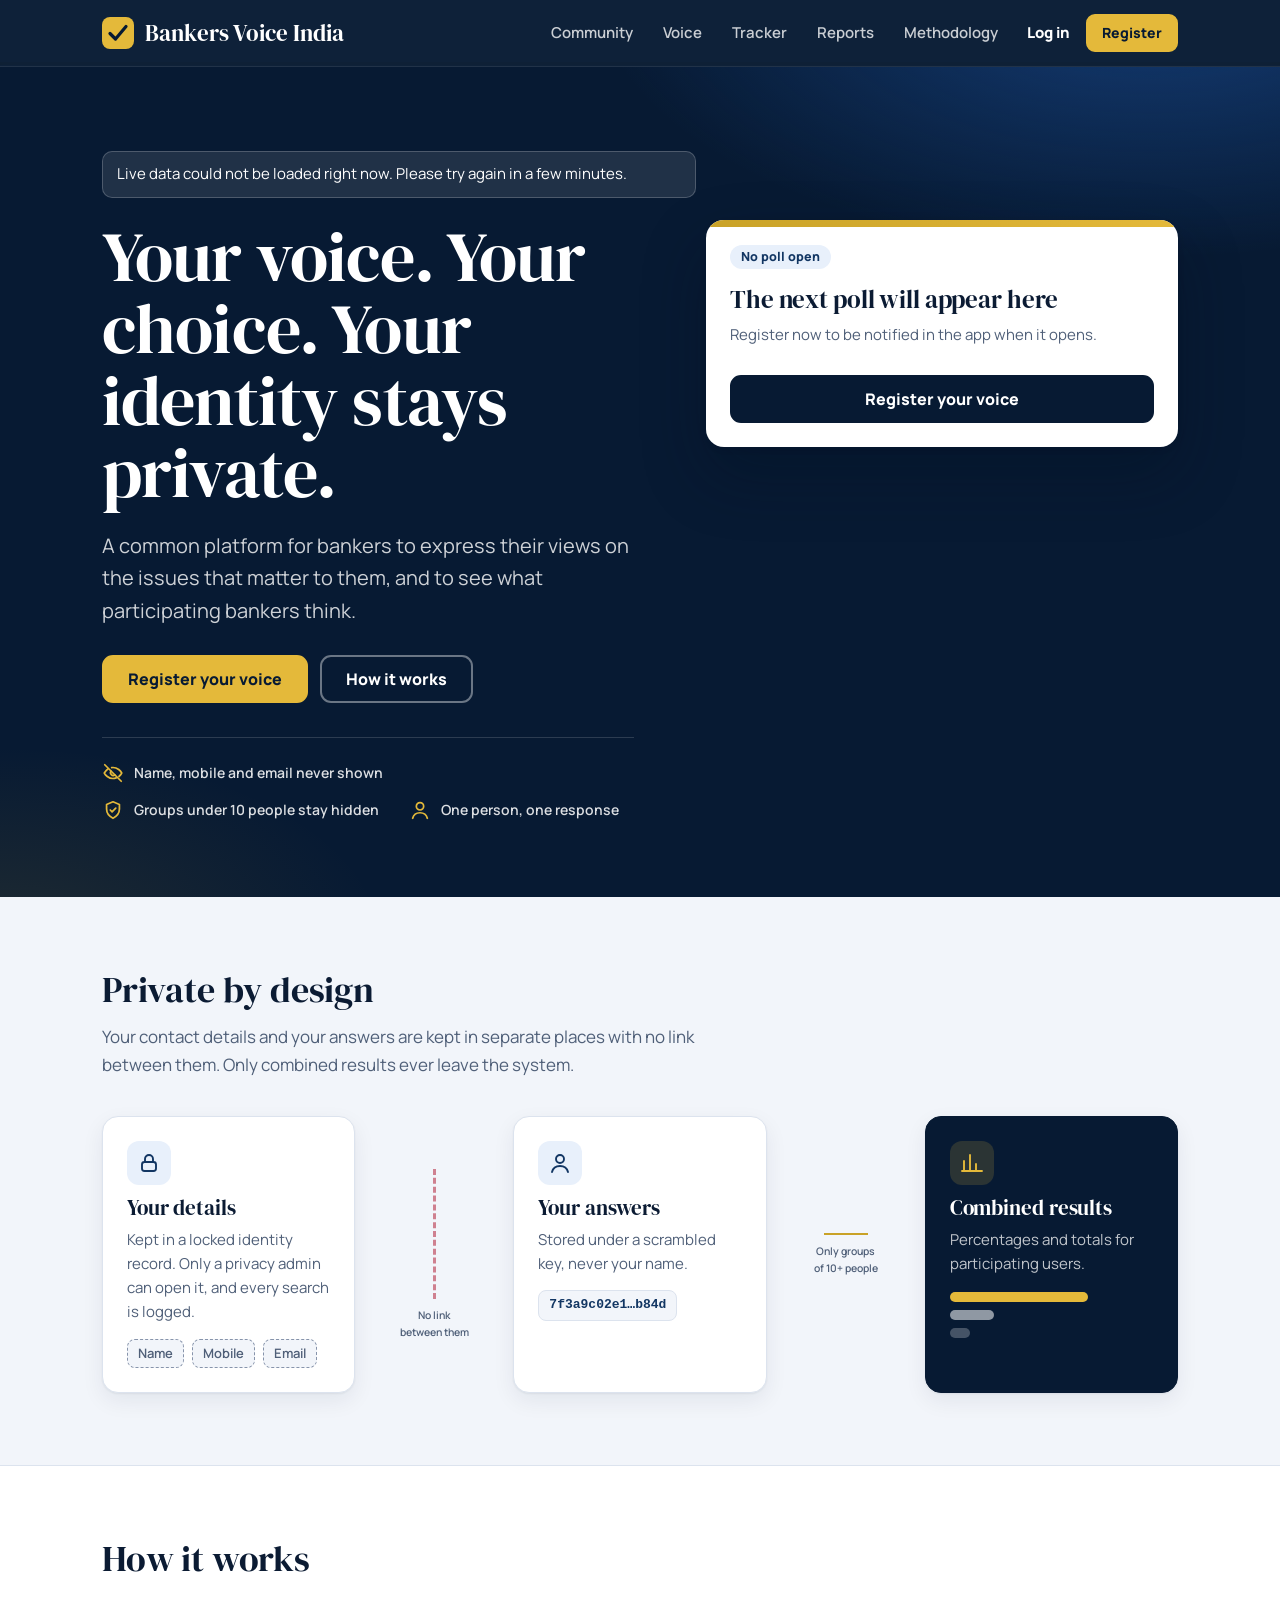
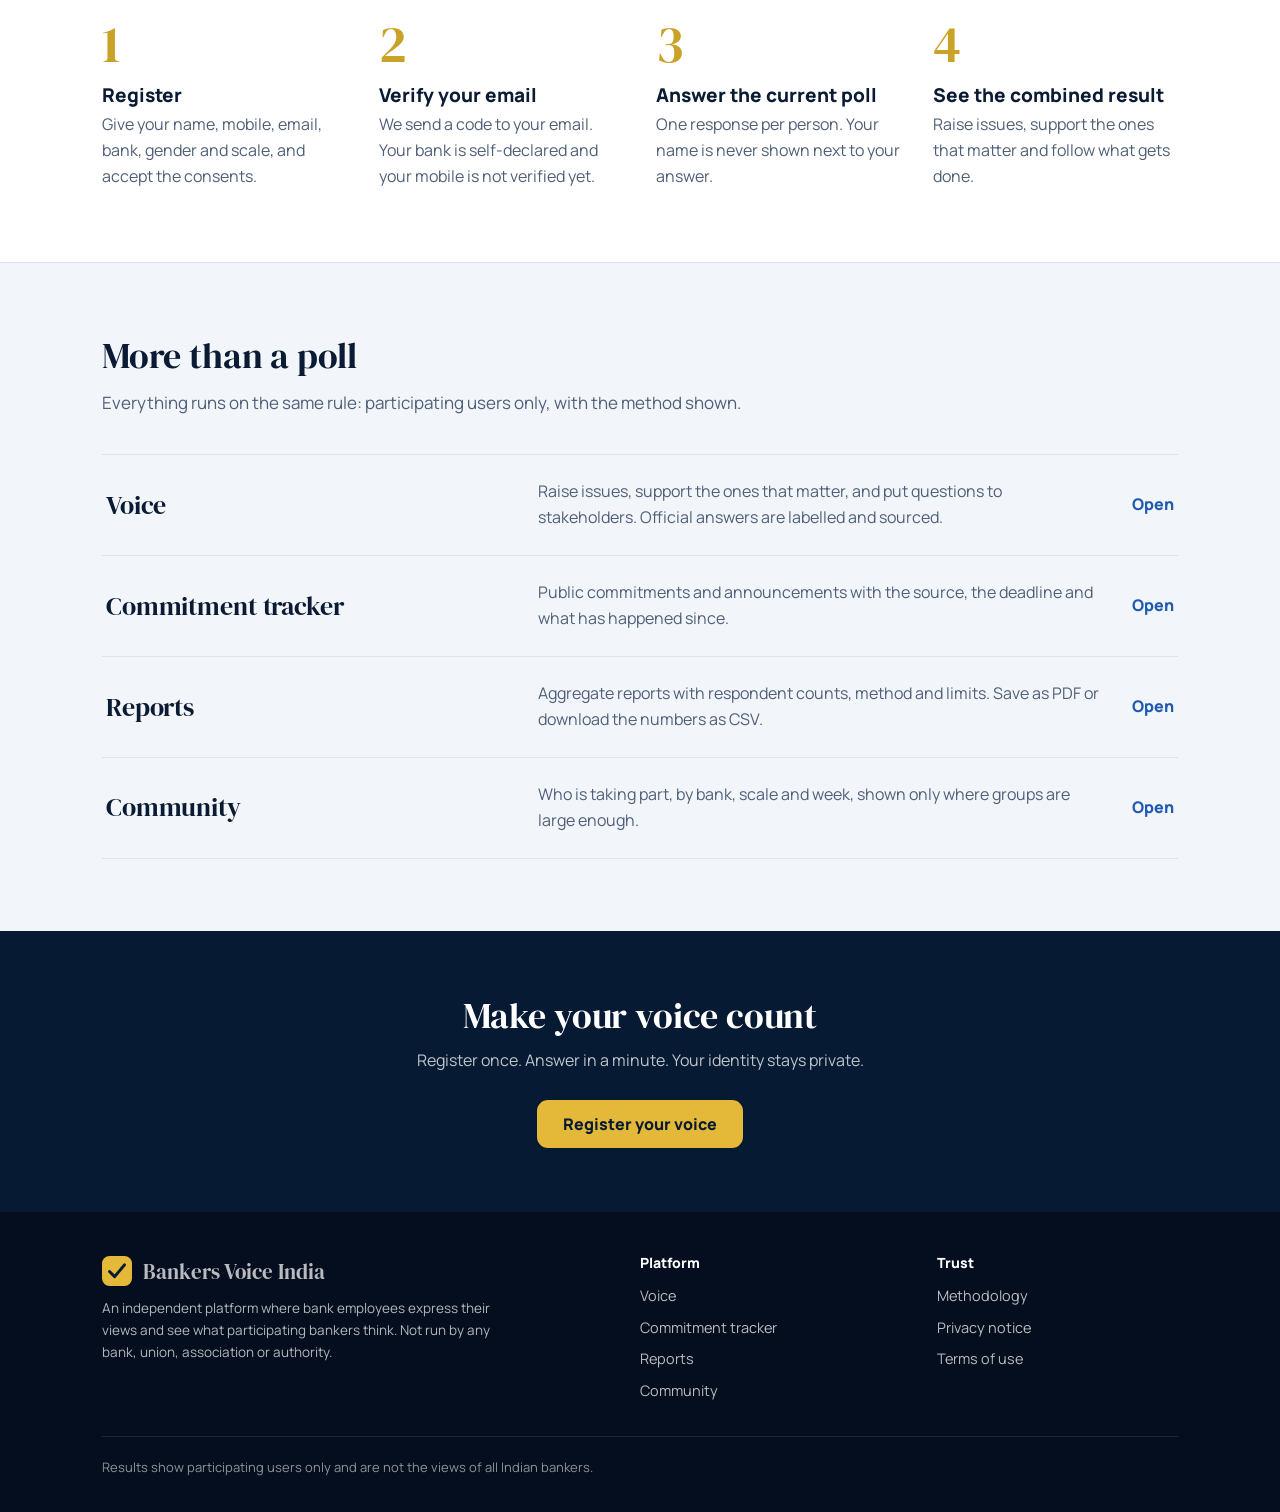
<file: index.html>
<!doctype html>
<html lang="en">
<head>
<meta charset="utf-8">
<meta name="viewport" content="width=device-width, initial-scale=1, viewport-fit=cover">
<title>Bankers Voice India</title>
<meta name="description" content="A common platform for bankers to express their views on issues that matter to them. Your identity stays private.">
<meta name="theme-color" content="#071A33">
<link rel="manifest" href="manifest.webmanifest">
<link rel="icon" type="image/png" href="icon-192.png">
<link rel="apple-touch-icon" href="icon-192.png">
<link rel="stylesheet" href="style.css">
</head>
<body>
<a class="skip" href="#main">Skip to content</a>
<header class="top">
  <div class="in">
    <a class="brand" href="#/" aria-label="Bankers Voice India, home">
      <svg width="32" height="32" viewBox="0 0 32 32" aria-hidden="true"><rect width="32" height="32" rx="8" fill="#E4B93A"/><path d="M8 16.5l5.5 5.5L24 9.5" fill="none" stroke="#071A33" stroke-width="3.2" stroke-linecap="round" stroke-linejoin="round"/></svg>
      <span>Bankers Voice<span class="lg"> India</span></span>
    </a>
    <nav class="topnav" id="nav" aria-label="Main"></nav>
  </div>
  <nav class="subnav" id="subnav" aria-label="Sections"></nav>
</header>

<main id="main" tabindex="-1"><p class="loading">Loading…</p></main>

<nav class="tabbar" id="tabbar" aria-label="Main"></nav>

<footer class="foot-site">
  <div class="in">
    <div>
      <a class="brand" href="#/" style="display:flex;padding:0">
        <svg width="30" height="30" viewBox="0 0 32 32" aria-hidden="true"><rect width="32" height="32" rx="8" fill="#E4B93A"/><path d="M8 16.5l5.5 5.5L24 9.5" fill="none" stroke="#071A33" stroke-width="3.2" stroke-linecap="round" stroke-linejoin="round"/></svg>
        <span>Bankers Voice India</span>
      </a>
      <p>An independent platform where bank employees express their views and see what participating bankers think. Not run by any bank, union, association or authority.</p>
    </div>
    <div><h4>Platform</h4><a href="#/voice">Voice</a><a href="#/tracker">Commitment tracker</a><a href="#/reports">Reports</a><a href="#/community">Community</a></div>
    <div><h4>Trust</h4><a href="#/methodology">Methodology</a><a href="#/privacy">Privacy notice</a><a href="#/terms">Terms of use</a></div>
    <div class="legal-line">Results show participating users only and are not the views of all Indian bankers.</div>
  </div>
</footer>

<script src="supabase.js"></script>
<script src="common.js"></script>
<script src="app.js"></script>
<script>
window.addEventListener('load', function () {
  setTimeout(function () {
    if (window.__bvReady) return;
    var m = document.getElementById('main');
    if (m && m.querySelector('.loading')) {
      m.innerHTML = '<div class="auth-wrap"><section class="panel"><h1>This page could not start</h1><p>Some required files did not load. Make sure common.js, app.js, style.css and supabase.js are uploaded next to index.html, then reload with Ctrl+Shift+R.</p></section></div>';
    }
  }, 9000);
});
</script>
</body>
</html>
</file>
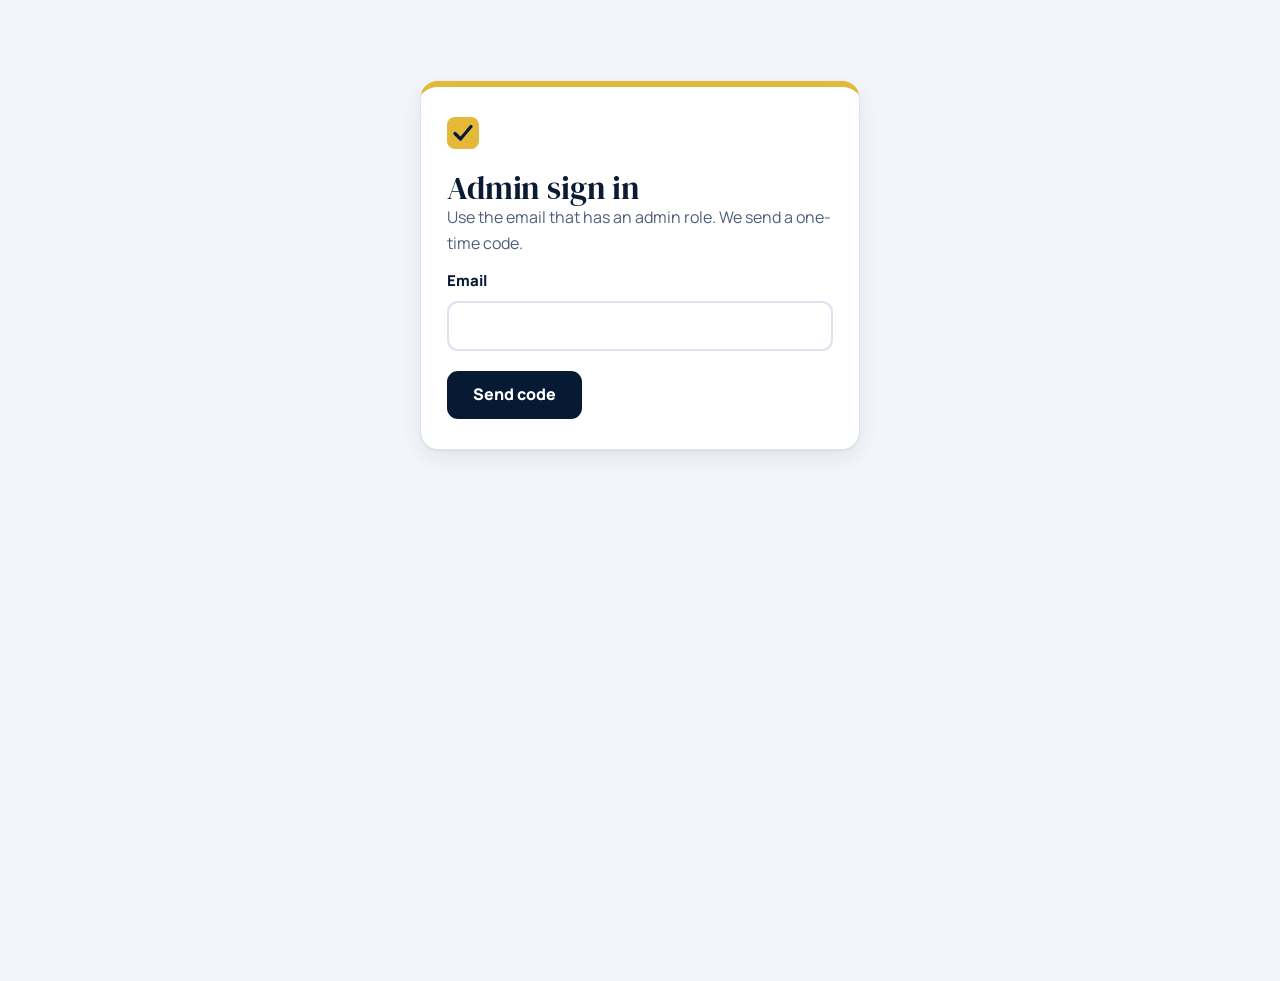
<file: admin.html>
<!doctype html>
<html lang="en">
<head>
<meta charset="utf-8">
<meta name="viewport" content="width=device-width, initial-scale=1, viewport-fit=cover">
<meta name="robots" content="noindex,nofollow">
<title>Admin | Bankers Voice India</title>
<meta name="theme-color" content="#071A33">
<link rel="icon" type="image/png" href="icon-192.png">
<link rel="stylesheet" href="style.css">
</head>
<body style="display:block">
<main id="main" tabindex="-1"><p class="loading">Loading…</p></main>
<script src="supabase.js"></script>
<script src="common.js"></script>
<script src="admin.js"></script>
<script>
window.addEventListener('load', function () {
  setTimeout(function () {
    if (window.__admReady) return;
    var m = document.getElementById('main');
    if (m && m.querySelector('.loading')) m.innerHTML = '<div class="adm-login"><section class="panel"><h1>Admin could not start</h1><p>Make sure admin.js, common.js, style.css and supabase.js are uploaded next to admin.html, then reload with Ctrl+Shift+R.</p></section></div>';
  }, 9000);
});
</script>
</body>
</html>
</file>
<file: style.css>
/* Bankers Voice India — design system */
@font-face{font-family:"DM Serif Display";font-weight:400;font-style:normal;font-display:swap;src:url(dm-serif-display-latin-400-normal.woff2) format("woff2")}
@font-face{font-family:"Manrope";font-weight:400;font-style:normal;font-display:swap;src:url(manrope-latin-400-normal.woff2) format("woff2")}
@font-face{font-family:"Manrope";font-weight:600;font-style:normal;font-display:swap;src:url(manrope-latin-600-normal.woff2) format("woff2")}
@font-face{font-family:"Manrope";font-weight:800;font-style:normal;font-display:swap;src:url(manrope-latin-800-normal.woff2) format("woff2")}

:root{
  --navy-950:#040E1E; --navy-900:#071A33; --navy-800:#0B2547; --navy-700:#123663; --navy-600:#1B4A8A;
  --gold:#C9A227; --gold-bright:#E4B93A; --gold-deep:#7C5F00; --gold-soft:#FBF3D6;
  --ink:#0B1B33; --slate:#4F5F78; --mist:#8794AB; --line:#DCE3EE; --paper:#F2F5FA; --card:#FFFFFF;
  --ok:#1D7A4B; --ok-soft:#E4F4EB; --danger:#B3243B; --danger-soft:#FBEAED; --blue:#1F5AB0; --blue-soft:#E8F0FB; --warn-soft:#FFF5D9;
  --display:"DM Serif Display",Georgia,"Times New Roman",serif;
  --sans:"Manrope",system-ui,-apple-system,"Segoe UI",Roboto,sans-serif;
  --shadow-1:0 1px 2px rgba(7,26,51,.06),0 8px 22px rgba(7,26,51,.07);
  --shadow-2:0 2px 6px rgba(7,26,51,.12),0 28px 64px rgba(4,14,30,.32);
}
*{box-sizing:border-box}
html{-webkit-text-size-adjust:100%;scroll-behavior:smooth}
body{margin:0;background:var(--paper);color:var(--ink);font:400 16px/1.62 var(--sans);min-height:100vh;display:flex;flex-direction:column;
  padding-left:env(safe-area-inset-left);padding-right:env(safe-area-inset-right)}
main{flex:1;outline:none}
a{color:var(--blue)}
h1,h2,h3{font-family:var(--display);font-weight:400;margin:0;color:var(--ink);letter-spacing:-.005em}
h1{font-size:clamp(34px,5vw,48px);line-height:1.08}
h2{font-size:clamp(26px,3.6vw,36px);line-height:1.16}
h3{font-size:21px;line-height:1.25}
p{margin:0 0 12px;max-width:66ch}
b,strong{font-weight:800}
.sr{position:absolute!important;width:1px;height:1px;overflow:hidden;clip:rect(0 0 0 0);white-space:nowrap}
.skip{position:absolute;left:-999px;top:8px;background:var(--gold-bright);color:var(--navy-900);font-weight:800;padding:10px 14px;border-radius:8px;z-index:100}
.skip:focus{left:8px}
:focus-visible{outline:3px solid var(--gold-bright);outline-offset:2px}
.wrap{max-width:1120px;margin:0 auto;padding:0 22px}
.wrap.narrow{max-width:780px}
.muted{color:var(--slate)}
.small{font-size:14px}
.hidden{display:none!important}

/* ── header ───────────────────────────────────── */
.top{position:sticky;top:0;z-index:50;background:rgba(7,26,51,.97);backdrop-filter:blur(10px);border-bottom:1px solid rgba(255,255,255,.08);padding-top:env(safe-area-inset-top)}
.top .in{max-width:1120px;margin:0 auto;padding:12px 22px;display:flex;align-items:center;justify-content:space-between;gap:14px}
.brand{display:flex;align-items:center;gap:11px;text-decoration:none;color:#fff;font:400 23px/1 var(--display)}
.brand svg{flex:none}
.topnav{display:flex;align-items:center;gap:4px}
.topnav a.lnk{color:rgba(255,255,255,.78);text-decoration:none;padding:9px 13px;border-radius:9px;font-weight:600;font-size:15px}
.topnav a.lnk:hover{background:rgba(255,255,255,.09);color:#fff}
.topnav a.lnk.on{color:#fff;box-shadow:inset 0 -2px 0 var(--gold-bright);border-radius:9px 9px 0 0}
.bell{position:relative;display:flex;align-items:center;justify-content:center;width:42px;height:42px;border-radius:50%;color:#fff;text-decoration:none}
.bell:hover{background:rgba(255,255,255,.1)}
.bell svg{width:22px;height:22px}
.bell .dot{position:absolute;top:5px;right:4px;min-width:18px;height:18px;padding:0 5px;border-radius:9px;background:var(--gold-bright);color:var(--navy-900);font:800 11px/18px var(--sans);text-align:center}
.avatar{display:flex;align-items:center;justify-content:center;width:38px;height:38px;border-radius:50%;background:var(--gold-bright);color:var(--navy-900);font:800 14px/1 var(--sans);text-decoration:none;margin-left:6px}
.subnav{display:none;background:var(--navy-800);overflow-x:auto;white-space:nowrap;-webkit-overflow-scrolling:touch}
.subnav a{display:inline-block;padding:11px 16px;color:rgba(255,255,255,.82);text-decoration:none;font-weight:600;font-size:14px}
.subnav a.on{color:#fff;box-shadow:inset 0 -2px 0 var(--gold-bright)}

/* ── buttons ───────────────────────────────────── */
.btn{display:inline-flex;align-items:center;justify-content:center;gap:8px;min-height:48px;padding:11px 24px;border-radius:11px;border:2px solid var(--navy-900);
  background:var(--navy-900);color:#fff;font:800 16px/1.2 var(--sans);cursor:pointer;text-decoration:none;transition:transform .12s ease,box-shadow .12s ease,background .12s ease}
.btn:hover{background:var(--navy-700);border-color:var(--navy-700);box-shadow:0 6px 16px rgba(7,26,51,.22)}
.btn:active{transform:translateY(1px)}
.btn.gold{background:var(--gold-bright);border-color:var(--gold-bright);color:var(--navy-900)}
.btn.gold:hover{background:#F0C94F;border-color:#F0C94F;box-shadow:0 8px 22px rgba(228,185,58,.35)}
.btn.ghost{background:transparent;border-color:rgba(255,255,255,.4);color:#fff}
.btn.ghost:hover{background:rgba(255,255,255,.1);border-color:#fff;box-shadow:none}
.btn.alt{background:#fff;color:var(--navy-900);border-color:var(--line)}
.btn.alt:hover{background:var(--paper);border-color:var(--navy-700);box-shadow:none}
.btn.danger{background:var(--danger);border-color:var(--danger)}
.btn.danger:hover{background:#951C30;border-color:#951C30}
.btn.sm{min-height:38px;padding:7px 14px;font-size:14px;border-radius:9px}
.btn[disabled]{opacity:.5;cursor:not-allowed;box-shadow:none;transform:none}
.row{display:flex;flex-wrap:wrap;gap:12px;align-items:center}
.linkbtn{background:none;border:0;padding:0;color:var(--blue);font:600 inherit/inherit var(--sans);text-decoration:underline;cursor:pointer}

/* ── hero (landing) ────────────────────────────── */
.hero{position:relative;background:var(--navy-900);color:#fff;padding:60px 0 56px}
.hero::before{content:"";position:absolute;inset:0;pointer-events:none;
  background:radial-gradient(900px 440px at 90% -10%,rgba(31,90,176,.55),transparent 62%),radial-gradient(640px 320px at 0% 105%,rgba(201,162,39,.12),transparent 60%)}

.hero .wrap{position:relative;z-index:1}
.hero-grid{display:grid;grid-template-columns:minmax(0,1fr);gap:44px}
.hero h1{color:#fff;font-size:clamp(38px,6.4vw,70px);line-height:1.03;letter-spacing:-.012em}
.hero .lede{font-size:clamp(17px,2vw,20px);color:rgba(255,255,255,.8);margin:22px 0 28px;max-width:52ch}
.trust{display:flex;flex-wrap:wrap;gap:14px 30px;margin-top:34px;padding-top:24px;border-top:1px solid rgba(255,255,255,.15)}
.trust li{list-style:none;display:flex;align-items:center;gap:10px;font-size:14px;font-weight:600;color:rgba(255,255,255,.86)}
.trust svg{width:22px;height:22px;color:var(--gold-bright);flex:none}
.trust{margin-left:0;padding-left:0}
.counter{margin:20px 0 0;color:rgba(255,255,255,.7);font-size:15px}
.counter b{color:var(--gold-bright);font-size:20px}
.notice{background:rgba(255,255,255,.1);border:1px solid rgba(255,255,255,.2);color:#fff;padding:10px 14px;border-radius:10px;margin:0 0 22px;font-size:15px}
.hero .ballot{margin-bottom:-100px}
.after-hero{padding-top:140px}
@media(min-width:960px){
  .hero{padding:84px 0 60px}
  .hero-grid{grid-template-columns:1.06fr .94fr;gap:72px;align-items:start}
}
@keyframes rise{from{opacity:0;transform:translateY(18px)}to{opacity:1;transform:none}}
@media(prefers-reduced-motion:no-preference){.hero .ballot{animation:rise .7s cubic-bezier(.2,.7,.2,1) .1s both}}

/* ── ballot ────────────────────────────────────── */
.ballot{background:#fff;color:var(--ink);border-radius:18px;box-shadow:var(--shadow-2);overflow:hidden}
.ballot::before{content:"";display:block;height:7px;background:linear-gradient(90deg,var(--gold),var(--gold-bright))}
.ballot-top{display:flex;justify-content:space-between;align-items:center;gap:10px;padding:18px 24px 0;font-size:13px;color:var(--slate);font-weight:600}
.chip{display:inline-flex;align-items:center;gap:7px;padding:4px 11px;border-radius:999px;background:var(--blue-soft);color:var(--navy-700);font:800 12.5px/1.3 var(--sans)}
.chip.live{background:var(--ok-soft);color:var(--ok)}
.chip.live i{width:8px;height:8px;border-radius:50%;background:var(--ok)}
@media(prefers-reduced-motion:no-preference){.chip.live i{animation:pulse 2s ease-in-out infinite}}
@keyframes pulse{50%{opacity:.35}}
.ballot .head{padding:14px 24px 16px}
.ballot .q{font:400 clamp(21px,2.6vw,25px)/1.28 var(--display);margin:0 0 8px;color:var(--ink)}
.ballot .hint{margin:0;color:var(--slate);font-size:15px}
.opts{border:0;margin:0;padding:0 16px 4px;min-width:0}
.opt{position:relative;display:flex;gap:14px;align-items:flex-start;padding:14px 16px;margin:0 0 10px;border:2px solid var(--line);border-radius:13px;cursor:pointer;background:#fff;transition:border-color .12s,background .12s}
.opt:hover{border-color:var(--navy-600);background:#F6F9FE}
.opt input{position:absolute;opacity:0;width:26px;height:26px;left:16px;top:13px;margin:0}
.box{flex:none;position:relative;width:26px;height:26px;border:2px solid var(--navy-800);border-radius:7px;background:#fff;margin-top:0}
.opt input[type=radio]+.box{border-radius:50%}
.opt input:checked+.box{background:var(--gold-bright);border-color:var(--navy-900)}
.opt input:checked+.box::after{content:"";position:absolute;left:8px;top:2px;width:7px;height:13px;border:solid var(--navy-900);border-width:0 3px 3px 0;transform:rotate(45deg)}
.opt:has(input:checked){border-color:var(--navy-800);background:#EEF3FB}
.opt input:focus-visible+.box{outline:3px solid var(--blue);outline-offset:2px}
.opt .txt{font-weight:600;padding-top:2px}
.ballot .foot{padding:12px 24px 24px}
.ballot .foot .btn{width:100%}
.ballot .note{font-size:13.5px;color:var(--slate);margin:12px 0 0}
.ballot details{padding:0 24px 20px;font-size:14px;color:var(--slate)}
.ballot summary{cursor:pointer;font-weight:800;color:var(--ink)}
.done{display:flex;gap:10px;align-items:center;padding:0 24px 10px;font-weight:800;color:var(--ok)}
.done svg{flex:none}

/* results */
.results{padding:4px 24px 22px}
.bar-row{margin:0 0 16px}
.bar-top{display:flex;justify-content:space-between;gap:14px;font-size:15.5px;margin-bottom:6px;font-weight:600}
.bar-top .num{font-weight:800;white-space:nowrap}
.bar-top small{font-weight:400;color:var(--slate)}
.bar{height:14px;background:#E7ECF4;border-radius:7px;overflow:hidden}
.bar i{display:block;height:100%;background:var(--navy-700);border-radius:7px}
.bar-row.mine .bar i{background:linear-gradient(90deg,var(--gold),var(--gold-bright))}
.mine-tag{display:inline-block;margin-left:8px;font-size:12px;font-weight:800;color:var(--gold-deep);background:var(--gold-soft);padding:2px 8px;border-radius:999px}
.disc{font-size:13.5px;color:var(--slate);border-top:1px solid var(--line);padding-top:14px;margin-top:8px}
.bd{margin-top:12px;font-size:14.5px}
.bd summary{cursor:pointer;font-weight:800}
@media(prefers-reduced-motion:no-preference){.bar i{transition:width .7s cubic-bezier(.2,.7,.2,1)}}
.tbl-wrap{overflow-x:auto;margin-top:10px}
table{border-collapse:collapse;width:100%;font-size:14px}
th,td{padding:9px 12px;border-bottom:1px solid var(--line);text-align:right;white-space:nowrap}
th:first-child,td:first-child{text-align:left;white-space:normal}
th small{display:block;font-weight:400;color:var(--slate)}
thead th{background:var(--paper);font-weight:800}

/* ── sections ──────────────────────────────────── */
.section{padding:72px 0}
.section.tight{padding:48px 0}
.section.white{background:#fff;border-top:1px solid var(--line);border-bottom:1px solid var(--line)}
.sec-head{max-width:640px;margin-bottom:38px}
.sec-head p{color:var(--slate);font-size:17px;margin-top:12px}

.flow{display:grid;grid-template-columns:minmax(0,1fr);gap:14px;align-items:stretch}
.flow-box{background:#fff;border:1px solid var(--line);border-radius:16px;padding:24px;box-shadow:var(--shadow-1)}
.flow-box h3{margin:10px 0 6px}
.flow-box p{font-size:15px;color:var(--slate);margin:0}
.flow-box.dark{background:var(--navy-900);border-color:var(--navy-900);color:#fff}
.flow-box.dark h3{color:#fff}
.flow-box.dark p{color:rgba(255,255,255,.75)}
.fi{display:inline-flex;align-items:center;justify-content:center;width:44px;height:44px;border-radius:12px;background:var(--blue-soft);color:var(--navy-700)}
.fi svg{width:24px;height:24px}
.flow-box.dark .fi{background:rgba(228,185,58,.16);color:var(--gold-bright)}
.mini{list-style:none;margin:14px 0 0;padding:0;display:flex;flex-wrap:wrap;gap:8px}
.mini li{background:var(--paper);border:1px dashed var(--mist);border-radius:8px;padding:3px 10px;font-size:13px;font-weight:600;color:var(--slate)}
.key{display:inline-block;margin-top:14px;padding:6px 10px;border-radius:8px;background:var(--paper);border:1px solid var(--line);font:600 13px/1.3 ui-monospace,Menlo,Consolas,monospace;color:var(--navy-700);word-break:break-all}
.minibars{margin-top:16px;display:grid;gap:8px}
.minibars i{display:block;height:10px;border-radius:5px;background:var(--gold-bright)}
.minibars i:nth-child(2){background:rgba(255,255,255,.55)}
.minibars i:nth-child(3){background:rgba(255,255,255,.25)}
.flow-gap{display:flex;flex-direction:column;align-items:center;justify-content:center;gap:8px;color:var(--slate);font-size:12.5px;font-weight:600;text-align:center;padding:2px 0}
.flow-gap .wall{display:block;width:70%;max-width:160px;border-top:3px dashed var(--danger);opacity:.55}
.flow-gap.arrow::before{content:"";width:2px;height:22px;background:var(--gold)}
@media(min-width:960px){
  .flow{grid-template-columns:1fr 130px 1fr 130px 1fr}
  .flow-gap .wall{width:3px;height:70%;max-height:130px;border-top:0;border-left:3px dashed var(--danger)}
  .flow-gap.arrow::before{width:44px;height:2px}
}

.steps{list-style:none;margin:0;padding:0;display:grid;grid-template-columns:minmax(0,1fr);gap:26px;counter-reset:s}
.steps li{counter-increment:s;display:grid;grid-template-columns:64px 1fr;gap:18px;align-items:start}
.steps li::before{content:counter(s);font:400 52px/1 var(--display);color:var(--gold)}
.steps b{display:block;font-size:19px;margin-bottom:2px}
.steps p{color:var(--slate);margin:0}
@media(min-width:960px){.steps{grid-template-columns:repeat(4,1fr);gap:32px}.steps li{grid-template-columns:1fr;gap:10px}}

.rows{border-top:1px solid var(--line)}
.rowlink{display:grid;gap:6px 30px;padding:24px 4px;border-bottom:1px solid var(--line);text-decoration:none;color:inherit;transition:background .12s,padding .12s}
.rowlink:hover{background:#fff;padding-left:14px}
.rowlink h3{font-size:26px}
.rowlink p{margin:0;color:var(--slate)}
.rowlink .go{font-weight:800;color:var(--blue)}
@media(min-width:800px){.rowlink{grid-template-columns:1fr 1.4fr auto;align-items:center}}

.cta-band{background:var(--navy-900);color:#fff;padding:64px 0;text-align:center;position:relative;overflow:hidden}
.cta-band h2{color:#fff;max-width:20ch;margin:0 auto 12px}
.cta-band p{color:rgba(255,255,255,.75);margin:0 auto 26px}

/* ── footer ────────────────────────────────────── */
.foot-site{background:var(--navy-950);color:rgba(255,255,255,.7);margin-top:0}
.foot-site .in{max-width:1120px;margin:0 auto;padding:44px 22px 34px;display:flex;flex-wrap:wrap;gap:30px 56px}
.foot-site .brand{font-size:21px}
.foot-site h4{margin:0 0 10px;color:#fff;font:800 14px/1 var(--sans)}
.foot-site a{color:rgba(255,255,255,.72);text-decoration:none;display:block;padding:4px 0;font-size:14.5px}
.foot-site a:hover{color:#fff;text-decoration:underline}
.foot-site p{font-size:13.5px;max-width:52ch;margin:12px 0 0}
.foot-site .legal-line{flex:1 1 100%;border-top:1px solid rgba(255,255,255,.1);padding-top:20px;font-size:13px;color:rgba(255,255,255,.55)}
.foot-site .in>div:first-child{flex:2 1 300px}.foot-site .in>div:not(:first-child):not(.legal-line){flex:1 1 150px}

/* ── inner pages ───────────────────────────────── */
.page-head{background:var(--navy-900);color:#fff;padding:38px 0 78px;position:relative}
.page-head::before{content:"";position:absolute;inset:0;background:radial-gradient(700px 300px at 92% -20%,rgba(31,90,176,.5),transparent 65%);pointer-events:none}
.page-head .wrap{position:relative}
.page-head h1{color:#fff}
.page-head p{color:rgba(255,255,255,.75);margin:10px 0 0;font-size:17px}
.page-body{margin-top:-46px;position:relative;padding-bottom:56px}
.stack{display:grid;grid-template-columns:minmax(0,1fr);gap:26px}
.card{background:#fff;border:1px solid var(--line);border-radius:16px;box-shadow:var(--shadow-1);padding:26px}
.card h2{font-size:26px;margin-bottom:6px}
.panel{background:#fff;border:1px solid var(--line);border-radius:18px;box-shadow:var(--shadow-1);padding:30px 26px;margin:0 0 26px}
.auth-wrap{max-width:560px;margin:0 auto;padding:44px 22px 60px}
.auth-wrap .panel{border-top:6px solid var(--gold-bright);margin:0}
.auth-wrap h1{font-size:clamp(30px,5vw,38px);margin-bottom:8px}

/* forms */
.field{display:grid;gap:7px;margin:0 0 20px}
.field>label,.field>legend,legend.lbl{font-weight:800;font-size:15px;padding:0}
fieldset.field{border:0;margin:0 0 20px;padding:0;min-width:0}
input[type=text],input[type=email],input[type=tel],input[type=number],input[type=url],input[type=datetime-local],input[type=date],select,textarea{
  width:100%;min-height:50px;padding:11px 14px;border:2px solid var(--line);border-radius:11px;background:#fff;color:var(--ink);font:400 16px/1.4 var(--sans);transition:border-color .12s,box-shadow .12s}
input:focus,select:focus,textarea:focus{outline:none;border-color:var(--navy-600);box-shadow:0 0 0 4px rgba(31,90,176,.16)}
textarea{min-height:130px;resize:vertical}
.hintx{font-size:13.5px;color:var(--slate);margin:0}
.prefix{display:flex}
.prefix span{display:flex;align-items:center;justify-content:center;padding:0 14px;border:2px solid var(--line);border-right:0;border-radius:11px 0 0 11px;background:var(--paper);font-weight:800}
.prefix input{border-radius:0 11px 11px 0}
.choices{display:flex;flex-wrap:wrap;gap:10px}
.choice{display:flex;gap:10px;align-items:center;cursor:pointer;min-height:40px}
.choices .choice{padding:8px 16px;border:2px solid var(--line);border-radius:999px;background:#fff;font-weight:600}
.choices .choice:has(input:checked){border-color:var(--navy-800);background:#EEF3FB}
.choice input{width:20px;height:20px;accent-color:var(--navy-800);margin:0}
.consents{border-top:1px solid var(--line);padding-top:18px;margin-top:8px}
.consents .choice{align-items:flex-start;margin-bottom:12px;line-height:1.5}
.consents .choice input{margin-top:3px;flex:none}
.msg{margin:14px 0 0;padding:11px 14px;border-radius:11px;font-size:14.5px;border:1px solid;font-weight:600}
.msg.err{color:var(--danger);border-color:#EDB9C2;background:var(--danger-soft)}
.msg.ok{color:var(--ok);border-color:#B6DCC8;background:var(--ok-soft)}
.msg.info{color:var(--navy-700);border-color:var(--line);background:var(--paper)}
.msg:empty{display:none}
.code{font:800 30px/1 var(--sans);letter-spacing:.4em;text-align:center}
.badge{display:inline-block;font-size:12px;font-weight:800;padding:3px 9px;border-radius:999px;background:var(--paper);color:var(--slate);margin-left:8px;vertical-align:middle}
.badge.good{color:var(--ok);background:var(--ok-soft)}
dl.profile{margin:0}
dl.profile div{display:grid;grid-template-columns:140px 1fr;gap:10px;padding:13px 0;border-bottom:1px solid var(--line)}
dl.profile div:last-child{border-bottom:0}
dl.profile dt{color:var(--slate);font-size:14px;font-weight:600}
dl.profile dd{margin:0;overflow-wrap:anywhere}
.draft{border:1px dashed var(--gold-deep);background:var(--gold-soft);color:#5C4700;padding:11px 14px;border-radius:11px;font-size:14.5px;margin:0 0 20px}
.legal h2{font-size:24px;margin:26px 0 8px}
.loading{padding:80px 20px;text-align:center;color:var(--slate);max-width:none}
.empty{padding:38px 20px;text-align:center;color:var(--slate);border:2px dashed var(--line);border-radius:16px;background:#fff}
.empty b{display:block;color:var(--ink);font-size:17px;margin-bottom:4px}

/* segmented */
.seg{display:inline-flex;background:#fff;border:1px solid var(--line);border-radius:12px;padding:4px;gap:4px;box-shadow:var(--shadow-1)}
.seg button{border:0;background:transparent;padding:10px 20px;border-radius:9px;font:800 15px/1 var(--sans);color:var(--slate);cursor:pointer}
.seg button[aria-pressed=true]{background:var(--navy-900);color:#fff}

/* issues / questions */
.item{background:#fff;border:1px solid var(--line);border-radius:16px;box-shadow:var(--shadow-1);padding:24px}
.item-head{display:flex;flex-wrap:wrap;gap:8px;align-items:center;margin-bottom:10px}
.item h3{margin-bottom:8px;font-size:23px}
.item p{color:var(--slate)}
.stages{list-style:none;margin:16px 0;padding:0;display:grid;grid-template-columns:repeat(5,1fr);gap:4px;font-size:11.5px;font-weight:600;color:var(--mist)}
.stages li{position:relative;text-align:center;padding-top:20px}
.stages li::before{content:"";position:absolute;top:4px;left:50%;width:12px;height:12px;margin-left:-6px;border-radius:50%;background:#fff;border:2px solid var(--line);z-index:1}
.stages li::after{content:"";position:absolute;top:9px;left:-50%;width:100%;height:2px;background:var(--line)}
.stages li:first-child::after{display:none}
.stages li.done{color:var(--navy-700)}
.stages li.done::before{background:var(--gold-bright);border-color:var(--navy-900)}
.stages li.done::after{background:var(--gold-bright)}
.stance{display:flex;flex-wrap:wrap;gap:8px;margin-top:14px}
.stance button{flex:1;min-width:130px;min-height:44px;border:2px solid var(--line);background:#fff;border-radius:11px;padding:9px 12px;font:800 14.5px/1.2 var(--sans);color:var(--ink);cursor:pointer;transition:border-color .12s,background .12s}
.stance button:hover{border-color:var(--navy-600)}
.stance button[aria-pressed=true]{border-color:var(--navy-900);background:var(--navy-900);color:#fff}
.tally{display:flex;height:12px;border-radius:6px;overflow:hidden;background:#E7ECF4;margin-top:14px}
.tally i.s{background:var(--ok)} .tally i.o{background:var(--danger)} .tally i.n{background:var(--gold-bright)}
.legend{display:flex;flex-wrap:wrap;gap:6px 18px;margin-top:8px;font-size:13.5px;font-weight:600;color:var(--slate)}
.legend span::before{content:"";display:inline-block;width:10px;height:10px;border-radius:3px;margin-right:6px;background:var(--mist)}
.legend .s::before{background:var(--ok)} .legend .o::before{background:var(--danger)} .legend .n::before{background:var(--gold-bright)}
.official{margin-top:16px;border-left:5px solid var(--navy-800);background:var(--blue-soft);border-radius:0 12px 12px 0;padding:14px 18px}
.official b{display:block;font-size:13px;color:var(--navy-700);margin-bottom:4px}
.official p{margin:0 0 6px;color:var(--ink)}
.vote-btn{display:inline-flex;align-items:center;gap:8px;min-height:42px;padding:8px 16px;border:2px solid var(--line);background:#fff;border-radius:11px;font:800 14.5px/1 var(--sans);cursor:pointer}
.vote-btn[aria-pressed=true]{background:var(--gold-bright);border-color:var(--navy-900);color:var(--navy-900)}
.notep{font-size:13.5px;color:var(--slate);background:#fff;border:1px solid var(--line);border-radius:12px;padding:12px 16px;margin-top:22px}

/* status pills */
.pill{display:inline-block;padding:4px 11px;border-radius:999px;font:800 12px/1.3 var(--sans);background:var(--paper);color:var(--slate)}
.p-announced,.p-published,.p-submitted,.p-under_review,.p-draft{background:var(--blue-soft);color:var(--navy-700)}
.p-under_discussion,.p-poll_created,.p-results,.p-reported{background:var(--warn-soft);color:#7A5C00}
.p-in_progress,.p-response,.p-answered,.p-active,.p-open{background:#DDEBFF;color:#0F4C9A}
.p-completed,.p-closed_ok{background:var(--ok-soft);color:var(--ok)}
.p-deferred,.p-no_public_update,.p-closed{background:#ECEFF4;color:var(--slate)}
.p-disputed,.p-rejected,.p-suspended{background:var(--danger-soft);color:var(--danger)}

/* tracker timeline */
.timeline{position:relative;display:grid;gap:22px;padding-left:28px}
.timeline::before{content:"";position:absolute;left:8px;top:8px;bottom:8px;width:3px;border-radius:2px;background:linear-gradient(var(--gold-bright),var(--line))}
.tl{position:relative}
.tl::before{content:"";position:absolute;left:-27px;top:26px;width:15px;height:15px;border-radius:50%;background:#fff;border:4px solid var(--navy-800)}
.meta{display:flex;flex-wrap:wrap;gap:6px 18px;color:var(--slate);font-size:14px;font-weight:600;margin:6px 0 10px}
.upd{margin:14px 0 0;padding:0;list-style:none;border-top:1px dashed var(--line)}
.upd li{padding:10px 0;border-bottom:1px dashed var(--line);font-size:14.5px}
.filters{display:flex;flex-wrap:wrap;gap:8px;margin:0 0 22px}
.filters button{border:2px solid var(--line);background:#fff;border-radius:999px;padding:7px 15px;font:800 13.5px/1 var(--sans);color:var(--slate);cursor:pointer}
.filters button[aria-pressed=true]{background:var(--navy-900);border-color:var(--navy-900);color:#fff}

/* feed */
.feed{display:grid;gap:12px}
.feed-item{display:grid;grid-template-columns:44px 1fr;gap:14px;background:#fff;border:1px solid var(--line);border-radius:14px;padding:16px 18px;box-shadow:var(--shadow-1)}
.feed-item.new{border-color:var(--gold-bright);background:linear-gradient(90deg,var(--gold-soft),#fff 40%)}
.feed-item .fi{width:44px;height:44px}
.feed-item b{display:block}
.feed-item time{font-size:13px;color:var(--slate);font-weight:600}
.feed-item p{margin:4px 0 0;color:var(--slate);font-size:14.5px}

/* community */
.stat-grid{display:grid;grid-template-columns:repeat(auto-fit,minmax(200px,1fr));gap:16px;margin-bottom:26px}
.stat{background:#fff;border:1px solid var(--line);border-radius:16px;padding:22px;box-shadow:var(--shadow-1)}
.stat b{display:block;font:400 44px/1.05 var(--display);color:var(--navy-900)}
.stat span{font-size:14px;color:var(--slate);font-weight:600}
.hbar{display:grid;grid-template-columns:150px 1fr 56px;gap:12px;align-items:center;margin:0 0 10px;font-size:14.5px;font-weight:600}
.hbar .bar{height:16px}
.hbar .n{text-align:right;font-weight:800}
@media(max-width:560px){.hbar{grid-template-columns:100px 1fr 44px}}
.chart svg{width:100%;height:auto;display:block}

/* report */
.report-doc{background:#fff;border:1px solid var(--line);border-radius:16px;box-shadow:var(--shadow-1);padding:34px}
.report-doc h1{font-size:clamp(28px,4vw,40px);margin:6px 0 10px}
.report-doc h2{font-size:24px;margin:30px 0 10px}
.report-kpis{display:grid;grid-template-columns:repeat(auto-fit,minmax(150px,1fr));gap:12px;margin:18px 0}
.report-kpis div{background:var(--paper);border-radius:12px;padding:14px 16px}
.report-kpis b{display:block;font:400 32px/1 var(--display)}
.report-kpis span{font-size:13px;color:var(--slate);font-weight:600}
.meth{display:grid;gap:0;margin:0}
.meth div{display:grid;grid-template-columns:170px 1fr;gap:14px;padding:11px 0;border-bottom:1px solid var(--line)}
.meth dt{font-weight:800;font-size:14px}
.meth dd{margin:0;color:var(--slate)}
@media(max-width:560px){.meth div{grid-template-columns:1fr;gap:2px}}
.disclaimer{border:2px solid var(--gold-bright);background:var(--gold-soft);border-radius:12px;padding:14px 18px;font-weight:600;margin:18px 0}

/* tab bar (mobile, members) */
.tabbar{display:none;position:fixed;left:0;right:0;bottom:0;z-index:60;background:#fff;border-top:1px solid var(--line);padding:6px 6px calc(6px + env(safe-area-inset-bottom));box-shadow:0 -8px 24px rgba(7,26,51,.08)}
.tabbar a{flex:1;display:flex;flex-direction:column;align-items:center;gap:3px;padding:6px 2px;color:var(--slate);text-decoration:none;font-size:11px;font-weight:800;border-radius:10px}
.tabbar a svg{width:23px;height:23px}
.tabbar a.on{color:var(--navy-900);background:var(--gold-soft)}
@media(max-width:860px){
  .topnav a.lnk{display:none}
  .subnav.show{display:block}
  body.member .tabbar{display:flex}
  body.member main{padding-bottom:78px}
  body.member .foot-site{padding-bottom:70px}
}

/* ── admin ─────────────────────────────────────── */
.adm{display:grid;grid-template-columns:250px 1fr;min-height:100vh}
.adm-side{background:var(--navy-900);color:#fff;padding:22px 14px;position:sticky;top:0;height:100vh;overflow-y:auto}
.adm-side .brand{padding:0 8px 18px;font-size:20px}
.adm-side .who{padding:12px 10px;margin:0 0 14px;border-radius:12px;background:rgba(255,255,255,.07);font-size:13px;color:rgba(255,255,255,.75)}
.adm-side .who b{display:block;color:#fff;font-size:14px;overflow-wrap:anywhere}
.adm-nav{display:grid;gap:3px}
.adm-nav button{display:flex;justify-content:space-between;align-items:center;gap:8px;text-align:left;border:0;background:transparent;color:rgba(255,255,255,.78);padding:11px 12px;border-radius:10px;font:600 15px/1.2 var(--sans);cursor:pointer}
.adm-nav button:hover{background:rgba(255,255,255,.08);color:#fff}
.adm-nav button.on{background:var(--gold-bright);color:var(--navy-900);font-weight:800}
.adm-nav .cnt{background:var(--danger);color:#fff;border-radius:999px;padding:1px 8px;font-size:12px;font-weight:800}
.adm-main{padding:30px 32px 60px;min-width:0}
.adm-main h1{font-size:34px;margin-bottom:6px}
.adm-main .sub{color:var(--slate);margin:0 0 24px}
.kpis{display:grid;grid-template-columns:repeat(auto-fit,minmax(170px,1fr));gap:14px;margin-bottom:26px}
.kpi{background:#fff;border:1px solid var(--line);border-radius:14px;padding:18px;box-shadow:var(--shadow-1)}
.kpi b{display:block;font:400 38px/1.05 var(--display)}
.kpi span{font-size:13.5px;color:var(--slate);font-weight:600}
.kpi.alert{border-color:var(--gold-bright);background:var(--gold-soft)}
.tbl{width:100%;background:#fff;border:1px solid var(--line);border-radius:14px;overflow:hidden;box-shadow:var(--shadow-1)}
.tbl th,.tbl td{text-align:left;white-space:normal;vertical-align:top;padding:12px 14px}
.tbl tbody tr:hover{background:#FAFBFE}
.tbl-scroll{overflow-x:auto;border-radius:14px}
.toolbar{display:flex;flex-wrap:wrap;gap:10px;align-items:center;margin:0 0 18px}
.toolbar input,.toolbar select{width:auto;min-width:200px;min-height:44px}
.form-grid{display:grid;grid-template-columns:minmax(0,1fr);gap:0 18px}
@media(min-width:800px){.form-grid.two{grid-template-columns:1fr 1fr}}
.formcard{background:#fff;border:1px solid var(--line);border-radius:16px;box-shadow:var(--shadow-1);padding:24px;margin-bottom:24px}
.formcard h2{font-size:24px;margin-bottom:14px}
.adm-login{max-width:480px;margin:9vh auto;padding:0 20px}
.qr{display:block;margin:12px auto;width:200px;height:200px;background:#fff;padding:8px;border:1px solid var(--line);border-radius:12px}
.flagtag{display:inline-block;margin:2px 4px 2px 0;padding:2px 8px;border-radius:999px;background:var(--warn-soft);color:#7A5C00;font-size:12px;font-weight:800}
.mono{font:600 12.5px/1.4 ui-monospace,Menlo,Consolas,monospace;word-break:break-all}
@media(max-width:900px){
  .adm{grid-template-columns:1fr}
  .adm-side{position:static;height:auto;padding:12px}
  .adm-nav{display:flex;overflow-x:auto;gap:6px}
  .adm-nav button{white-space:nowrap}
  .adm-main{padding:22px 16px 60px}
}

/* ── print (reports) ───────────────────────────── */
@media print{
  .top,.subnav,.tabbar,.foot-site,.no-print,.page-head::before{display:none!important}
  body{background:#fff;display:block}
  .page-head{background:#fff;color:#000;padding:0}
  .page-head h1,.page-head p{color:#000}
  .page-body{margin-top:0}
  .report-doc,.card{box-shadow:none;border:0;padding:0}
  .bar i,.tally i,.report-kpis div{-webkit-print-color-adjust:exact;print-color-adjust:exact}
  a{color:#000;text-decoration:none}
}
@media(prefers-reduced-motion:reduce){*{animation:none!important;transition:none!important;scroll-behavior:auto!important}}

/* small additions */
.topnav a.plain{color:#fff;font-weight:800;padding:9px 12px;text-decoration:none;font-size:15px;border-radius:9px}
.topnav a.plain:hover{background:rgba(255,255,255,.1)}
.err-inline{color:var(--danger);font-weight:600}
.inline-form{display:grid;gap:0}
details.card>summary{cursor:pointer;font:400 24px/1.2 var(--display);list-style:none}
details.card>summary::-webkit-details-marker{display:none}
details.card[open]>summary{margin-bottom:16px}

.brand,.topnav a.plain,.topnav .btn{white-space:nowrap}
.brand .lg{display:inline}
@media(max-width:520px){
  .top .in{padding:10px 14px;gap:8px}
  .brand{font-size:20px;gap:8px}
  .brand .lg{display:none}
  .topnav a.plain{padding:8px 8px}
  .hero{padding-top:40px}
  .wrap{padding:0 16px}
  .card,.item,.panel,.report-doc{padding:20px 18px}
  .ballot-top,.ballot .head,.ballot .foot,.results,.done{padding-left:18px;padding-right:18px}
  .opts{padding-left:12px;padding-right:12px}
}
@media(max-width:360px){.brand span{display:none}}

.head-extra{margin-top:22px}
.page-head .seg{box-shadow:none;border-color:transparent}
.page-head .filters{margin:0}
.page-head .filters button{background:rgba(255,255,255,.1);border-color:rgba(255,255,255,.28);color:#fff}
.page-head .filters button:hover{background:rgba(255,255,255,.18)}
.page-head .filters button[aria-pressed=true]{background:var(--gold-bright);border-color:var(--gold-bright);color:var(--navy-900)}
.bell,.avatar,.topnav a,.topnav .btn{flex:none}

.item,.card,.panel,.report-doc,.feed-item,.ballot{min-width:0;overflow-wrap:anywhere}
body{overflow-x:clip}
</file>
